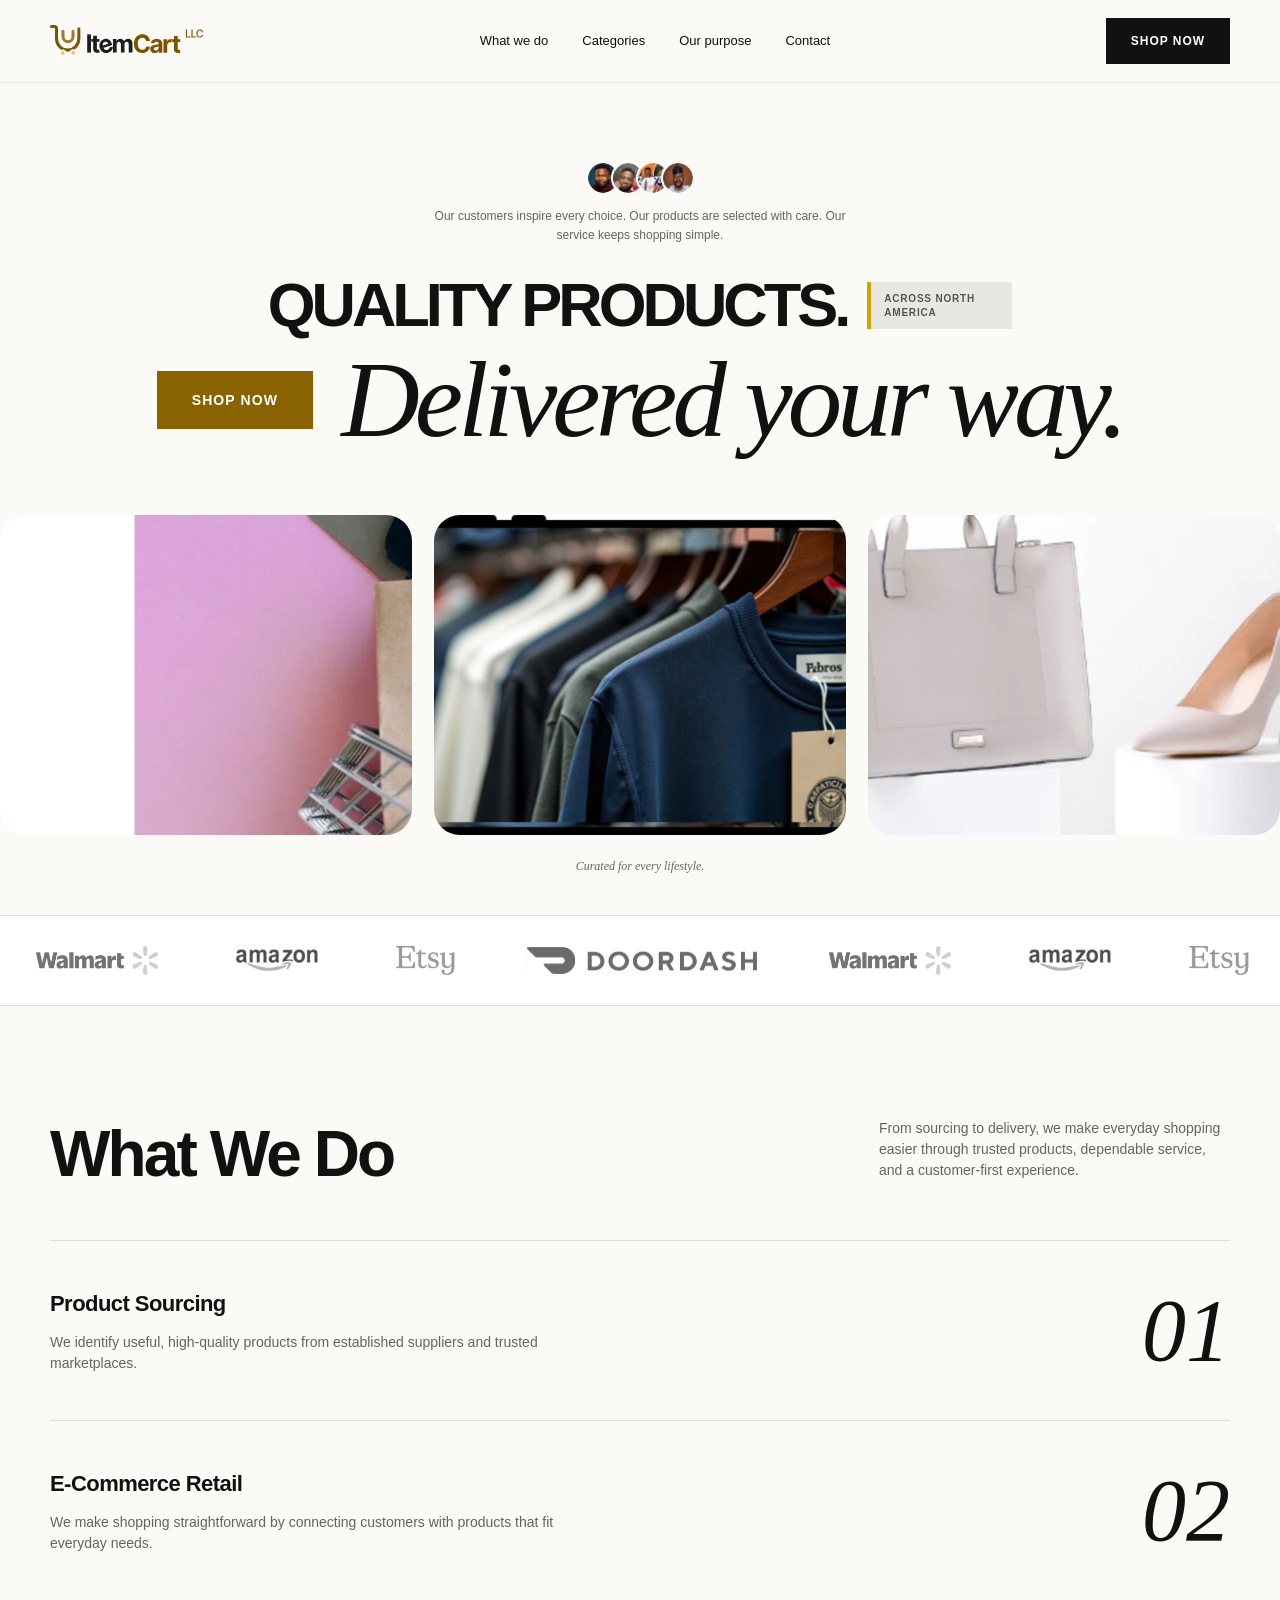
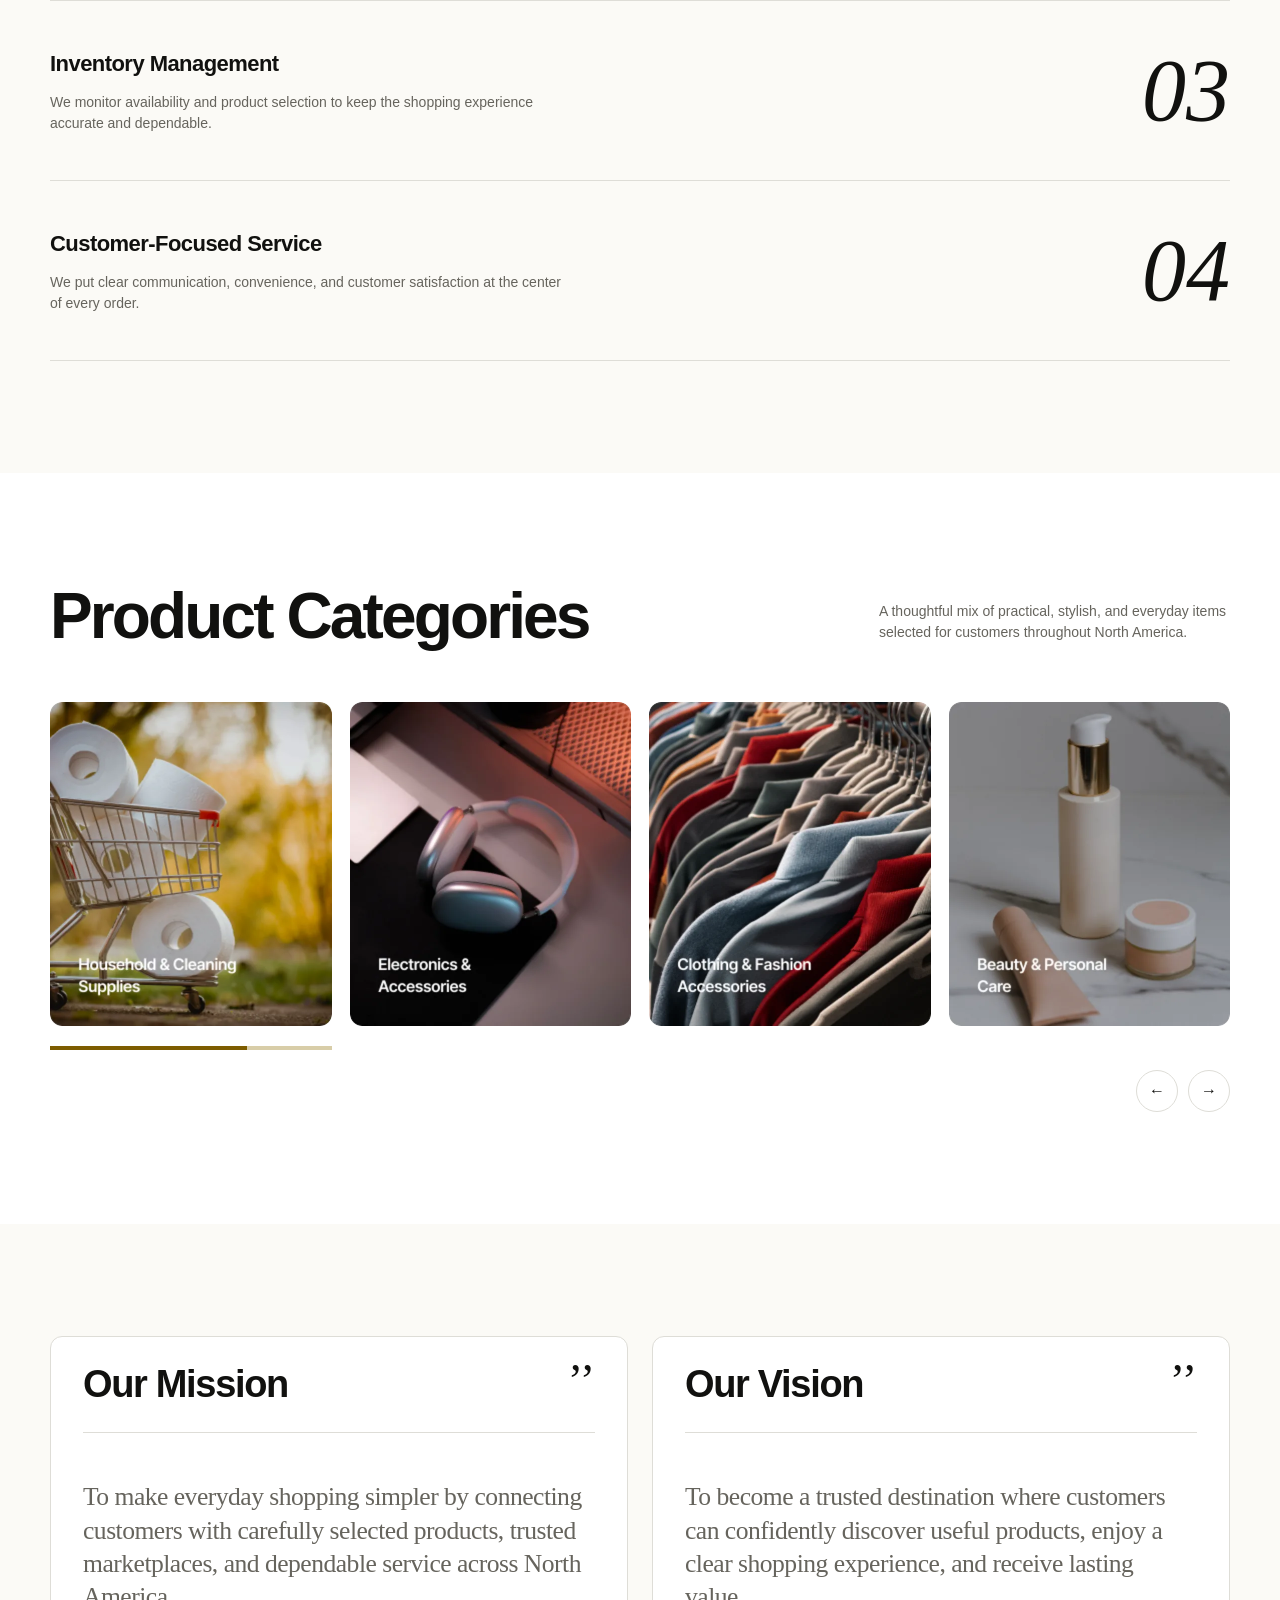
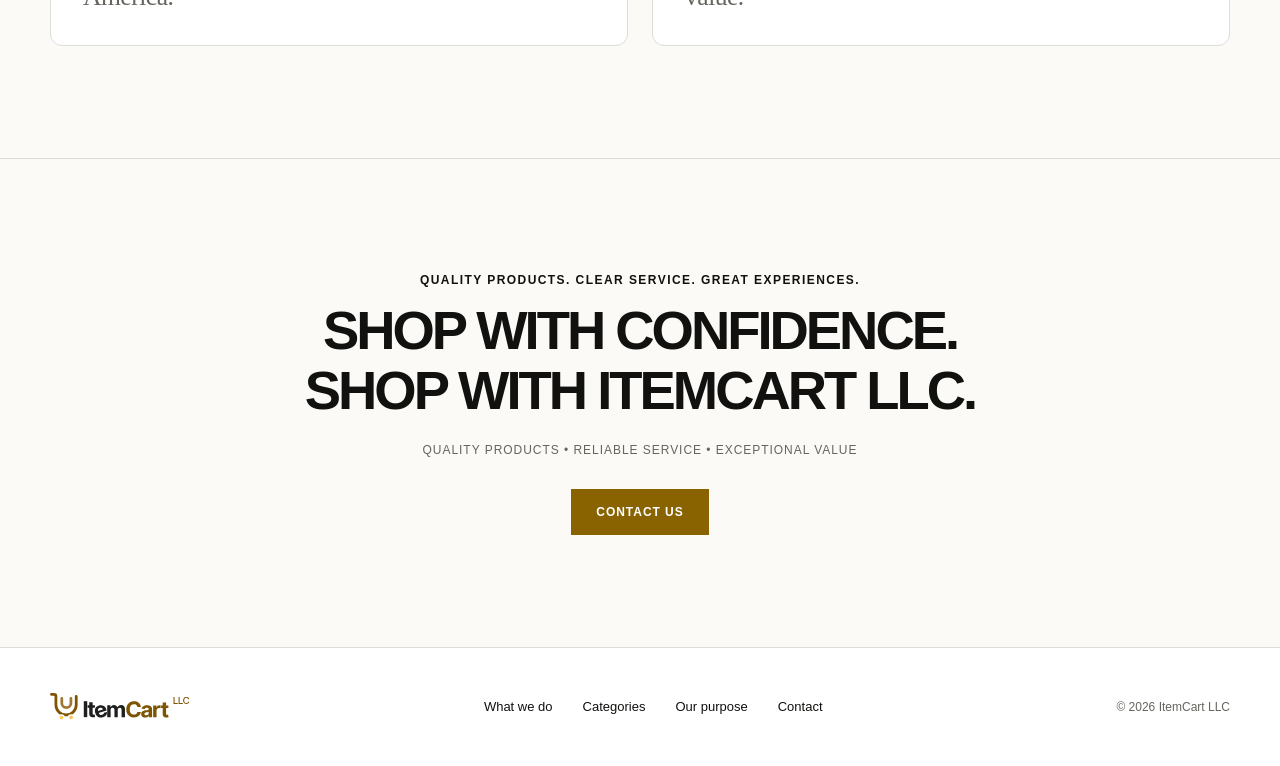
<file: index.html>
<!DOCTYPE html>
<html lang="en">
<head>
  <meta charset="UTF-8">
  <meta name="viewport" content="width=device-width, initial-scale=1.0">
  <meta name="description" content="ItemCart LLC connects customers across North America with quality products from trusted marketplaces.">
  <title>ItemCart LLC | Quality Products Delivered Your Way</title>
  <link rel="stylesheet" href="style.css">
  <script src="script.js" defer></script>
</head>
<body>
  <header class="site-header">
    <div class="container header-inner">
      <a class="brand" href="#home" aria-label="ItemCart home">
        <img src="images/logo.svg" alt="ItemCart LLC">
      </a>

      <button class="menu-toggle" type="button" aria-expanded="false" aria-controls="main-navigation" aria-label="Open navigation menu">
        <span></span>
        <span></span>
      </button>

      <nav class="main-nav" id="main-navigation" aria-label="Main navigation">
        <a href="#what-we-do">What we do</a>
        <a href="#categories">Categories</a>
        <a href="#reviews">Our purpose</a>
        <a href="#contact">Contact</a>
      </nav>

      <a class="button button-dark header-cta" href="https://shop.itemcartusa.com">Shop now</a>
    </div>
  </header>

  <main>
    <section class="hero" id="home">
      <div class="container hero-copy">
        <div class="hero-proof">
          <div class="hero-proof-icons" aria-hidden="true">
            <img src="images/optimized/user1-icon.webp" alt="">
            <img src="images/optimized/user2-icon.webp" alt="">
            <img src="images/optimized/user3-icon.webp" alt="">
            <img src="images/optimized/user4-icon.webp" alt="">
          </div>
          <p>Our customers inspire every choice. Our products are selected with care. Our service keeps shopping simple.</p>
        </div>

        <div class="hero-title-row">
          <h1>Quality products.</h1>
          <span class="hero-title-note">Across North America</span>
        </div>

        <div class="hero-delivery-row">
          <a class="button button-gold" href="https://shop.itemcartusa.com">Shop now</a>
          <p>Delivered your way.</p>
        </div>
      </div>

      <div class="hero-gallery-slider" data-hero-slider aria-label="Featured product collections">
        <div class="hero-gallery-track" data-hero-slider-track>
          <div class="hero-slide">
            <img src="images/optimized/product1-image.webp" alt="Shopping cart against a pink background">
          </div>
          <div class="hero-slide">
            <img src="images/optimized/product2-image.webp" alt="Quality clothing displayed on hangers">
          </div>
          <div class="hero-slide">
            <img src="images/optimized/product3-image.webp" alt="Fashion accessories including a handbag and shoes">
          </div>
          <div class="hero-slide" aria-hidden="true">
            <img src="images/optimized/product1-image.webp" alt="">
          </div>
          <div class="hero-slide" aria-hidden="true">
            <img src="images/optimized/product2-image.webp" alt="">
          </div>
          <div class="hero-slide" aria-hidden="true">
            <img src="images/optimized/product3-image.webp" alt="">
          </div>
        </div>
      </div>

      <p class="gallery-caption">Curated for every lifestyle.</p>
    </section>

    <section class="marketplaces" aria-label="Trusted marketplaces">
      <div class="logo-marquee">
        <div class="logo-track">
          <img src="images/Walmart-logo.svg" alt="Walmart">
          <img src="images/amazon-logo.svg" alt="Amazon">
          <img src="images/Etsy-logo.svg" alt="Etsy">
          <img src="images/DoorDash-logo.svg" alt="DoorDash">
          <img src="images/Walmart-logo.svg" alt="" aria-hidden="true">
          <img src="images/amazon-logo.svg" alt="" aria-hidden="true">
          <img src="images/Etsy-logo.svg" alt="" aria-hidden="true">
          <img src="images/DoorDash-logo.svg" alt="" aria-hidden="true">
        </div>
      </div>
    </section>

    <section class="services section" id="what-we-do">
      <div class="container">
        <div class="section-heading split-heading">
          <h2>What We Do</h2>
          <p>From sourcing to delivery, we make everyday shopping easier through trusted products, dependable service, and a customer-first experience.</p>
        </div>

        <div class="service-list">
          <article class="service-item">
            <div class="service-copy">
              <h3>Product Sourcing</h3>
              <p>We identify useful, high-quality products from established suppliers and trusted marketplaces.</p>
            </div>
            <span class="service-number">01</span>
          </article>

          <article class="service-item">
            <div class="service-copy">
              <h3>E-Commerce Retail</h3>
              <p>We make shopping straightforward by connecting customers with products that fit everyday needs.</p>
            </div>
            <span class="service-number">02</span>
          </article>

          <article class="service-item">
            <div class="service-copy">
              <h3>Inventory Management</h3>
              <p>We monitor availability and product selection to keep the shopping experience accurate and dependable.</p>
            </div>
            <span class="service-number">03</span>
          </article>

          <article class="service-item">
            <div class="service-copy">
              <h3>Customer-Focused Service</h3>
              <p>We put clear communication, convenience, and customer satisfaction at the center of every order.</p>
            </div>
            <span class="service-number">04</span>
          </article>
        </div>
      </div>
    </section>

    <section class="categories section" id="categories">
      <div class="container">
        <div class="section-heading split-heading category-heading">
          <h2>Product Categories</h2>
          <p>A thoughtful mix of practical, stylish, and everyday items selected for customers throughout North America.</p>
        </div>

        <div class="category-slider" data-slider>
          <div class="category-track" data-slider-track>
            <a class="category-card" href="https://shop.itemcartusa.com">
              <img src="images/optimized/category-one.webp" alt="Household and cleaning supplies">
            </a>
            <a class="category-card" href="https://shop.itemcartusa.com">
              <img src="images/optimized/category-two.webp" alt="Electronics and accessories">
            </a>
            <a class="category-card" href="https://shop.itemcartusa.com">
              <img src="images/optimized/category-three.webp" alt="Clothing and fashion accessories">
            </a>
            <a class="category-card" href="https://shop.itemcartusa.com">
              <img src="images/optimized/category-four.webp" alt="Beauty and personal care products">
            </a>
          </div>

          <div class="category-progress" aria-hidden="true">
            <span></span>
          </div>

          <div class="slider-controls" aria-label="Category slider controls">
            <button type="button" data-slider-prev aria-label="Show previous categories">←</button>
            <button type="button" data-slider-next aria-label="Show next categories">→</button>
          </div>
        </div>
      </div>
    </section>

    <section class="reviews section" id="reviews">
      <div class="container">
        <div class="review-grid">
          <article class="review-card">
            <div class="review-card-head">
              <h2>Our Mission</h2>
              <span aria-hidden="true">’’</span>
            </div>
            <div class="review-card-body">
              <p>To make everyday shopping simpler by connecting customers with carefully selected products, trusted marketplaces, and dependable service across North America.</p>
            </div>
          </article>

          <article class="review-card">
            <div class="review-card-head">
              <h2>Our Vision</h2>
              <span aria-hidden="true">’’</span>
            </div>
            <div class="review-card-body">
              <p>To become a trusted destination where customers can confidently discover useful products, enjoy a clear shopping experience, and receive lasting value.</p>
            </div>
          </article>
        </div>
      </div>
    </section>

    <section class="cta-section section" id="contact">
      <div class="container cta-inner">
        <p class="eyebrow">Quality products. Clear service. Great experiences.</p>
        <h2>
          <span>Shop with confidence.</span>
          <span>Shop with itemCart LLC.</span>
        </h2>
        <p>Quality products • Reliable service • Exceptional value</p>
        <a class="button button-gold" href="#contact">Contact us</a>
      </div>
    </section>
  </main>

  <footer class="site-footer">
    <div class="container footer-inner">
      <a class="brand footer-brand" href="#home">
        <img src="images/logo.svg" alt="ItemCart LLC">
      </a>

      <nav class="footer-nav" aria-label="Footer navigation">
        <a href="#what-we-do">What we do</a>
        <a href="#categories">Categories</a>
        <a href="#reviews">Our purpose</a>
        <a href="#contact">Contact</a>
      </nav>

      <p>© <span id="year"></span> ItemCart LLC</p>
    </div>
  </footer>
</body>
</html>
</file>
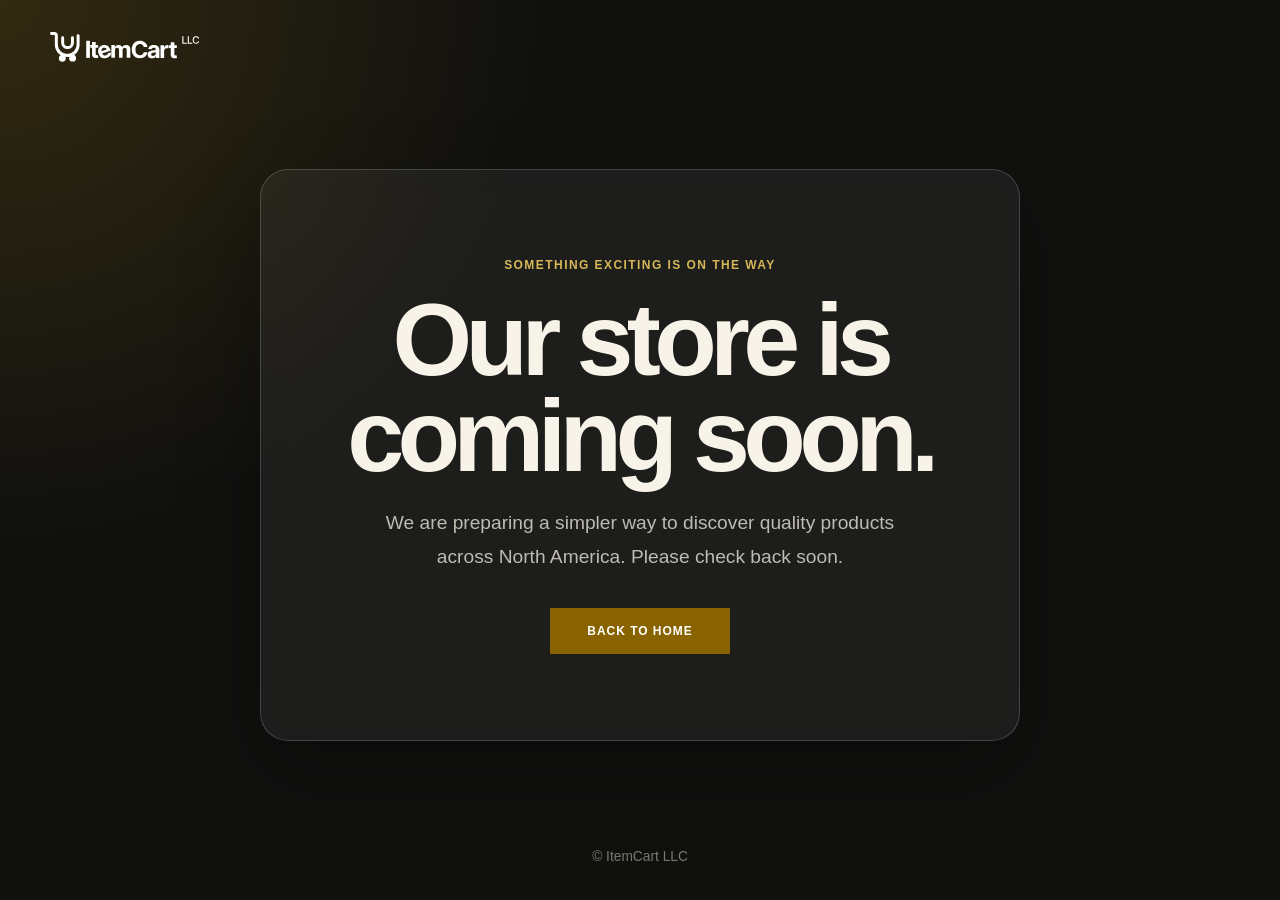
<file: coming-soon.html>
<!DOCTYPE html>
<html lang="en">
<head>
  <meta charset="UTF-8">
  <meta name="viewport" content="width=device-width, initial-scale=1.0">
  <meta name="description" content="The ItemCart LLC shopping experience is coming soon.">
  <title>Coming Soon | ItemCart LLC</title>
  <link rel="stylesheet" href="style.css">
</head>
<body class="coming-soon-page">
  <main class="coming-soon-main">
    <a class="coming-soon-brand" href="index.html" aria-label="Return to ItemCart home">
      <img src="images/logo.svg" alt="ItemCart LLC">
    </a>

    <section class="coming-soon-card">
      <p class="eyebrow">Something exciting is on the way</p>
      <h1>Our store is coming soon.</h1>
      <p>
        We are preparing a simpler way to discover quality products across
        North America. Please check back soon.
      </p>
      <a class="button button-gold" href="index.html">Back to home</a>
    </section>

    <p class="coming-soon-footer">© ItemCart LLC</p>
  </main>
</body>
</html>
</file>
<file: style.css>
:root {
  --ink: #11110f;
  --muted: #66645d;
  --line: #deddd7;
  --paper: #fbfaf6;
  --white: #ffffff;
  --gold: #886300;
  --gold-dark: #664900;
  --max-width: 1180px;
}

* {
  box-sizing: border-box;
}

html {
  scroll-behavior: smooth;
}

body {
  margin: 0;
  color: var(--ink);
  background: var(--paper);
  font-family: Arial, Helvetica, sans-serif;
  line-height: 1.5;
  -webkit-font-smoothing: antialiased;
}

body.menu-open {
  overflow: hidden;
}

img {
  display: block;
  max-width: 100%;
}

a {
  color: inherit;
  text-decoration: none;
}

button,
a {
  -webkit-tap-highlight-color: transparent;
}

button {
  font: inherit;
}

.container {
  width: min(calc(100% - 48px), var(--max-width));
  margin-inline: auto;
}

.section {
  padding: 112px 0;
}

.eyebrow {
  margin: 0 0 16px;
  font-size: 12px;
  font-weight: 700;
  letter-spacing: 0.12em;
  text-transform: uppercase;
}

.button {
  min-height: 46px;
  display: inline-flex;
  align-items: center;
  justify-content: center;
  padding: 0 24px;
  border: 1px solid transparent;
  font-size: 12px;
  font-weight: 700;
  letter-spacing: 0.08em;
  text-transform: uppercase;
  transition: transform 180ms ease, background-color 180ms ease, color 180ms ease;
}

.button:hover {
  transform: translateY(-2px);
}

.button-dark {
  color: var(--white);
  background: var(--ink);
}

.button-dark:hover {
  background: #2a2925;
}

.button-gold {
  color: var(--white);
  background: var(--gold);
}

.button-gold:hover {
  background: var(--gold-dark);
}

.site-header {
  position: sticky;
  z-index: 50;
  top: 0;
  border-bottom: 1px solid rgba(17, 17, 15, 0.08);
  background: rgba(251, 250, 246, 0.94);
  backdrop-filter: blur(14px);
}

.header-inner {
  min-height: 82px;
  display: grid;
  grid-template-columns: auto 1fr auto;
  align-items: center;
  gap: 40px;
}

.brand img {
  width: 154px;
  height: auto;
}

.main-nav {
  display: flex;
  align-items: center;
  justify-content: center;
  gap: 34px;
}

.main-nav a,
.footer-nav a {
  position: relative;
  font-size: 13px;
}

.main-nav a::after,
.footer-nav a::after {
  content: "";
  position: absolute;
  right: 0;
  bottom: -6px;
  left: 0;
  height: 1px;
  background: currentColor;
  transform: scaleX(0);
  transform-origin: right;
  transition: transform 180ms ease;
}

.main-nav a:hover::after,
.footer-nav a:hover::after {
  transform: scaleX(1);
  transform-origin: left;
}

.menu-toggle {
  display: none;
  width: 42px;
  height: 42px;
  padding: 0;
  border: 0;
  background: transparent;
}

.menu-toggle span {
  display: block;
  width: 22px;
  height: 1px;
  margin: 6px auto;
  background: var(--ink);
  transition: transform 180ms ease;
}

.hero {
  overflow: hidden;
  padding: 78px 0 0;
}

.hero-copy {
  text-align: center;
}

.hero-proof {
  display: flex;
  flex-direction: column;
  align-items: center;
  justify-content: center;
  gap: 12px;
  margin-bottom: 32px;
}

.hero-proof-icons {
  display: flex;
  flex-shrink: 0;
}

.hero-proof-icons img {
  width: 34px;
  height: 34px;
  margin-left: -9px;
  border: 2px solid var(--paper);
  border-radius: 50%;
  object-fit: cover;
}

.hero-proof-icons img:first-child {
  margin-left: 0;
}

.hero-proof p {
  max-width: 420px;
  margin: 0;
  color: var(--muted);
  font-size: 12px;
  line-height: 1.55;
  text-align: center;
}

.hero-title-row,
.hero-delivery-row {
  display: flex;
  align-items: center;
  justify-content: center;
  gap: 20px;
}

.hero-title-row h1 {
  margin: 0;
  font-size: clamp(32px, 4.8vw, 64px);
  line-height: 0.96;
  letter-spacing: -0.065em;
  text-transform: uppercase;
}

.hero-title-note {
  max-width: 145px;
  border-left: 4px solid #d4a500;
  background: #e7e7e3;
  padding: 10px 13px;
  color: #56554f;
  font-size: 10px;
  font-weight: 700;
  letter-spacing: 0.08em;
  line-height: 1.35;
  text-align: left;
  text-transform: uppercase;
}


.hero-delivery-row {
  margin-top: 16px;
  gap: 28px;
}

.hero-delivery-row p {
  margin: 0;
  font-family: Georgia, "Times New Roman", serif;
  font-size: clamp(58px, 8.5vw, 118px);
  font-style: italic;
  line-height: 0.9;
  letter-spacing: -0.045em;
}

.hero-delivery-row .button {
  min-height: 58px;
  padding: 0 34px;
  font-size: 14px;
}

.hero-gallery-slider {
  width: 100%;
  overflow: hidden;
  margin-top: 66px;
}

.hero-gallery-track {
  display: flex;
  gap: 22px;
  width: max-content;
  padding-inline: 0;
  will-change: transform;
  transition: transform 750ms cubic-bezier(0.22, 1, 0.36, 1);
}

.hero-slide {
  width: calc((100vw - 44px) / 3);
  height: 320px;
  flex: 0 0 calc((100vw - 44px) / 3);
  overflow: hidden;
  border-radius: 26px;
  background: #e8e5de;
}

.hero-slide img {
  width: 100%;
  height: 100%;
  object-fit: cover;
}

.gallery-caption {
  margin: 22px 0 40px;
  color: var(--muted);
  font-family: Georgia, "Times New Roman", serif;
  font-size: 12px;
  font-style: italic;
  text-align: center;
}

.marketplaces {
  overflow: hidden;
  border-top: 1px solid var(--line);
  border-bottom: 1px solid var(--line);
  background: var(--white);
}

.logo-marquee {
  overflow: hidden;
}

.logo-track {
  width: max-content;
  display: flex;
  align-items: center;
  gap: 72px;
  padding: 30px 36px;
  animation: marquee 24s linear infinite;
}

.logo-track img {
  width: auto;
  max-width: 190px;
  height: 29px;
  object-fit: contain;
  filter: grayscale(1);
  opacity: 0.78;
}

.logo-track img[alt="DoorDash"],
.logo-track img[aria-hidden="true"]:nth-child(8) {
  max-width: 230px;
}

@keyframes marquee {
  to {
    transform: translateX(-50%);
  }
}

.section-heading h2 {
  margin: 0;
  font-size: clamp(34px, 5vw, 64px);
  line-height: 0.98;
  letter-spacing: -0.045em;
}

.split-heading {
  display: grid;
  grid-template-columns: minmax(0, 1.35fr) minmax(280px, 0.65fr);
  gap: 100px;
  align-items: end;
  margin-bottom: 54px;
}

.split-heading > p {
  max-width: 420px;
  margin: 0 0 5px;
  color: var(--muted);
  font-size: 14px;
}

.service-list {
  border-top: 1px solid var(--line);
}

.service-item {
  min-height: 180px;
  display: grid;
  grid-template-columns: 1fr auto;
  align-items: center;
  gap: 30px;
  border-bottom: 1px solid var(--line);
  padding: 30px 0;
}

.service-copy {
  max-width: 520px;
}

.service-copy h3 {
  margin: 0 0 12px;
  font-size: 22px;
  letter-spacing: -0.025em;
}

.service-copy p {
  margin: 0;
  color: var(--muted);
  font-size: 14px;
}

.service-number {
  font-family: Georgia, "Times New Roman", serif;
  font-size: clamp(54px, 7vw, 88px);
  font-style: italic;
  line-height: 1;
}

.categories {
  background: var(--white);
}

.category-track {
  display: flex;
  gap: 18px;
  overflow-x: auto;
  scroll-behavior: smooth;
  scroll-snap-type: x mandatory;
  scrollbar-width: none;
}

.category-track::-webkit-scrollbar {
  display: none;
}

.category-card {
  position: relative;
  min-width: calc((100% - 54px) / 4);
  overflow: hidden;
  border-radius: 12px;
  background: #e8e5de;
  scroll-snap-align: start;
}

.category-card img {
  width: 100%;
  transition: transform 450ms ease;
}

.category-card:hover img {
  transform: scale(1.035);
}

.category-progress {
  width: calc((100% - 54px) / 4);
  height: 4px;
  margin-top: 20px;
  overflow: hidden;
  background: #d8cda8;
}

.category-progress span {
  display: block;
  width: 70%;
  height: 100%;
  background: #7d5c00;
}

.slider-controls {
  display: flex;
  justify-content: flex-end;
  gap: 10px;
  margin-top: 20px;
}

.slider-controls button {
  width: 42px;
  height: 42px;
  border: 1px solid var(--line);
  border-radius: 50%;
  color: var(--ink);
  background: transparent;
  cursor: pointer;
  transition: color 180ms ease, background-color 180ms ease;
}

.slider-controls button:hover {
  color: var(--white);
  background: var(--ink);
}

.review-grid {
  display: grid;
  grid-template-columns: repeat(2, minmax(0, 1fr));
  gap: 24px;
}

.review-card {
  min-height: 310px;
  display: grid;
  grid-template-rows: auto 1fr;
  overflow: hidden;
  border: 1px solid var(--line);
  border-radius: 12px;
  background: var(--white);
}


.review-card-head {
  display: flex;
  align-items: flex-start;
  justify-content: space-between;
  gap: 30px;
  position: relative;
  padding: 28px 32px 30px;
}

.review-card-head::after {
  content: "";
  position: absolute;
  right: 32px;
  bottom: 0;
  left: 32px;
  height: 1px;
  background: var(--line);
}

.review-card-head h2 {
  margin: 0;
  font-size: clamp(24px, 3vw, 38px);
  line-height: 1;
  letter-spacing: -0.035em;
}

.review-card-head span {
  font-family: Georgia, "Times New Roman", serif;
  font-size: 46px;
  font-style: normal;
  line-height: 0.7;
}

.review-card-body {
  display: flex;
  align-items: flex-end;
  padding: 32px;
}

.review-card-body p {
  max-width: 520px;
  margin: 0;
  color: var(--muted);
  font-family: Georgia, "Times New Roman", serif;
  font-size: clamp(20px, 2vw, 28px);
  line-height: 1.3;
  letter-spacing: -0.02em;
}

.cta-section {
  border-top: 1px solid var(--line);
  border-bottom: 1px solid var(--line);
  text-align: center;
}

.cta-inner {
  max-width: 1280px;
}

.cta-inner h2 {
  display: flex;
  flex-direction: column;
  align-items: center;
  gap: 8px;
  margin: 0;
  font-size: clamp(24px, 4.25vw, 62px);
  line-height: 0.95;
  letter-spacing: -0.055em;
  text-transform: uppercase;
}

.cta-inner h2 span {
  display: block;
}

.cta-inner > p:not(.eyebrow) {
  margin: 24px 0 30px;
  color: var(--muted);
  font-size: 12px;
  letter-spacing: 0.08em;
  text-transform: uppercase;
}

.site-footer {
  background: var(--white);
}

.footer-inner {
  min-height: 118px;
  display: grid;
  grid-template-columns: auto 1fr auto;
  align-items: center;
  gap: 40px;
}

.footer-brand img {
  width: 140px;
}

.footer-nav {
  display: flex;
  justify-content: center;
  gap: 30px;
}

.footer-inner > p {
  margin: 0;
  color: var(--muted);
  font-size: 12px;
}

@media (prefers-reduced-motion: reduce) {
  html {
    scroll-behavior: auto;
  }

  *,
  *::before,
  *::after {
    animation-duration: 0.01ms !important;
    animation-iteration-count: 1 !important;
    transition-duration: 0.01ms !important;
  }
}

@media (max-width: 900px) {
  .section {
    padding: 88px 0;
  }

  .header-inner {
    min-height: 72px;
    grid-template-columns: 1fr auto;
  }

  .menu-toggle {
    display: block;
    z-index: 2;
  }

  .header-cta {
    display: none;
  }

  .main-nav {
    position: fixed;
    inset: 72px 0 auto;
    min-height: calc(100vh - 72px);
    display: flex;
    flex-direction: column;
    align-items: flex-start;
    justify-content: flex-start;
    gap: 0;
    padding: 48px 24px;
    background: var(--paper);
    transform: translateX(100%);
    transition: transform 220ms ease;
  }

  .main-nav.is-open {
    transform: translateX(0);
  }

  .main-nav a {
    width: 100%;
    border-bottom: 1px solid var(--line);
    padding: 20px 0;
    font-size: 26px;
  }

  .menu-toggle[aria-expanded="true"] span:first-child {
    transform: translateY(3.5px) rotate(45deg);
  }

  .menu-toggle[aria-expanded="true"] span:last-child {
    transform: translateY(-3.5px) rotate(-45deg);
  }

  .hero {
    padding-top: 58px;
  }

  .hero-gallery-slider {
    margin-top: 52px;
  }

  .hero-gallery-track {
    gap: 14px;
  }

  .hero-slide {
    width: 62vw;
    height: 250px;
    flex-basis: 62vw;
    border-radius: 18px;
  }

  .split-heading {
    grid-template-columns: 1fr;
    gap: 28px;
  }

  .category-track {
    display: flex;
    gap: 16px;
    overflow-x: auto;
    scroll-snap-type: x mandatory;
    scrollbar-width: none;
  }

  .category-track::-webkit-scrollbar {
    display: none;
  }

  .category-card {
    min-width: min(58vw, 300px);
    scroll-snap-align: start;
  }

  .category-progress {
    width: min(58vw, 300px);
  }

  .footer-inner {
    grid-template-columns: 1fr;
    gap: 24px;
    padding: 42px 0;
    text-align: center;
  }

  .footer-brand {
    justify-self: center;
  }

  .footer-nav {
    flex-wrap: wrap;
  }
}

@media (max-width: 620px) {
  .container {
    width: min(calc(100% - 32px), var(--max-width));
  }

  .section {
    padding: 72px 0;
  }

  .brand img {
    width: 132px;
  }

  .hero-proof {
    align-items: center;
    gap: 10px;
    margin-bottom: 24px;
  }

  .hero-proof p {
    font-size: 10px;
  }

  .hero-proof-icons img {
    width: 29px;
    height: 29px;
  }

  .hero-title-row,
  .hero-delivery-row {
    gap: 10px;
  }

  .hero-title-row h1 {
    font-size: clamp(30px, 9vw, 46px);
  }

  .hero-title-note {
    max-width: 94px;
    border-left-width: 3px;
    padding: 7px 8px;
    font-size: 7px;
  }

  .hero-delivery-row p {
    font-size: clamp(28px, 8.4vw, 46px);
  }

  .hero-delivery-row {
    flex-wrap: nowrap;
    gap: 14px;
    margin-top: 12px;
  }

  .hero-delivery-row .button {
    min-height: 44px;
    flex-shrink: 0;
    padding: 0 16px;
    font-size: 10px;
  }

  .hero-gallery-slider {
    margin-top: 42px;
  }

  .hero-gallery-track {
    gap: 10px;
  }

  .hero-slide {
    width: 78vw;
    height: 190px;
    flex-basis: 78vw;
    border-radius: 13px;
  }

  .logo-track {
    gap: 42px;
    padding: 24px;
  }

  .logo-track img {
    height: 24px;
  }

  .service-item {
    min-height: 150px;
    grid-template-columns: 1fr auto;
    align-items: start;
  }

  .service-copy h3 {
    font-size: 19px;
  }

  .service-number {
    font-size: 44px;
  }

  .category-card {
    min-width: 76vw;
  }

  .category-progress {
    width: 76vw;
  }

  .review-grid {
    grid-template-columns: 1fr;
  }

  .review-card {
    min-height: 260px;
  }

  .review-card-head,
  .review-card-body {
    padding: 24px;
  }

  .cta-inner h2 {
    gap: 6px;
    font-size: clamp(28px, 8vw, 44px);
  }
}

/* Coming soon page */
.coming-soon-page {
  min-height: 100vh;
  background:
    radial-gradient(circle at top left, rgba(201, 157, 24, 0.18), transparent 34rem),
    #10100f;
  color: #f7f3e8;
}

.coming-soon-main {
  min-height: 100vh;
  width: min(1180px, calc(100% - 40px));
  margin: 0 auto;
  display: grid;
  grid-template-rows: auto 1fr auto;
  align-items: center;
  padding: 32px 0;
}

.coming-soon-brand {
  display: inline-flex;
  width: fit-content;
}

.coming-soon-brand img {
  width: 150px;
  filter: brightness(0) invert(1);
}

.coming-soon-card {
  width: min(760px, 100%);
  margin: 70px auto;
  padding: clamp(38px, 7vw, 86px);
  text-align: center;
  border: 1px solid rgba(255, 255, 255, 0.18);
  border-radius: 28px;
  background: rgba(255, 255, 255, 0.055);
  box-shadow: 0 30px 80px rgba(0, 0, 0, 0.28);
  backdrop-filter: blur(12px);
}

.coming-soon-card .eyebrow {
  margin-bottom: 18px;
  color: #d6b856;
}

.coming-soon-card h1 {
  max-width: 650px;
  margin: 0 auto 22px;
  font-size: clamp(3rem, 8vw, 6.6rem);
  line-height: 0.94;
  letter-spacing: -0.065em;
}

.coming-soon-card > p:not(.eyebrow) {
  max-width: 570px;
  margin: 0 auto 34px;
  color: rgba(247, 243, 232, 0.74);
  font-size: clamp(1rem, 2vw, 1.2rem);
  line-height: 1.75;
}

.coming-soon-card .button {
  min-width: 180px;
}

.coming-soon-footer {
  margin: 0;
  text-align: center;
  color: rgba(247, 243, 232, 0.46);
  font-size: 0.86rem;
}

@media (max-width: 600px) {
  .coming-soon-main {
    width: min(100% - 28px, 1180px);
    padding: 22px 0;
  }

  .coming-soon-brand img {
    width: 126px;
  }

  .coming-soon-card {
    margin: 42px auto;
    border-radius: 20px;
  }
}
</file>
